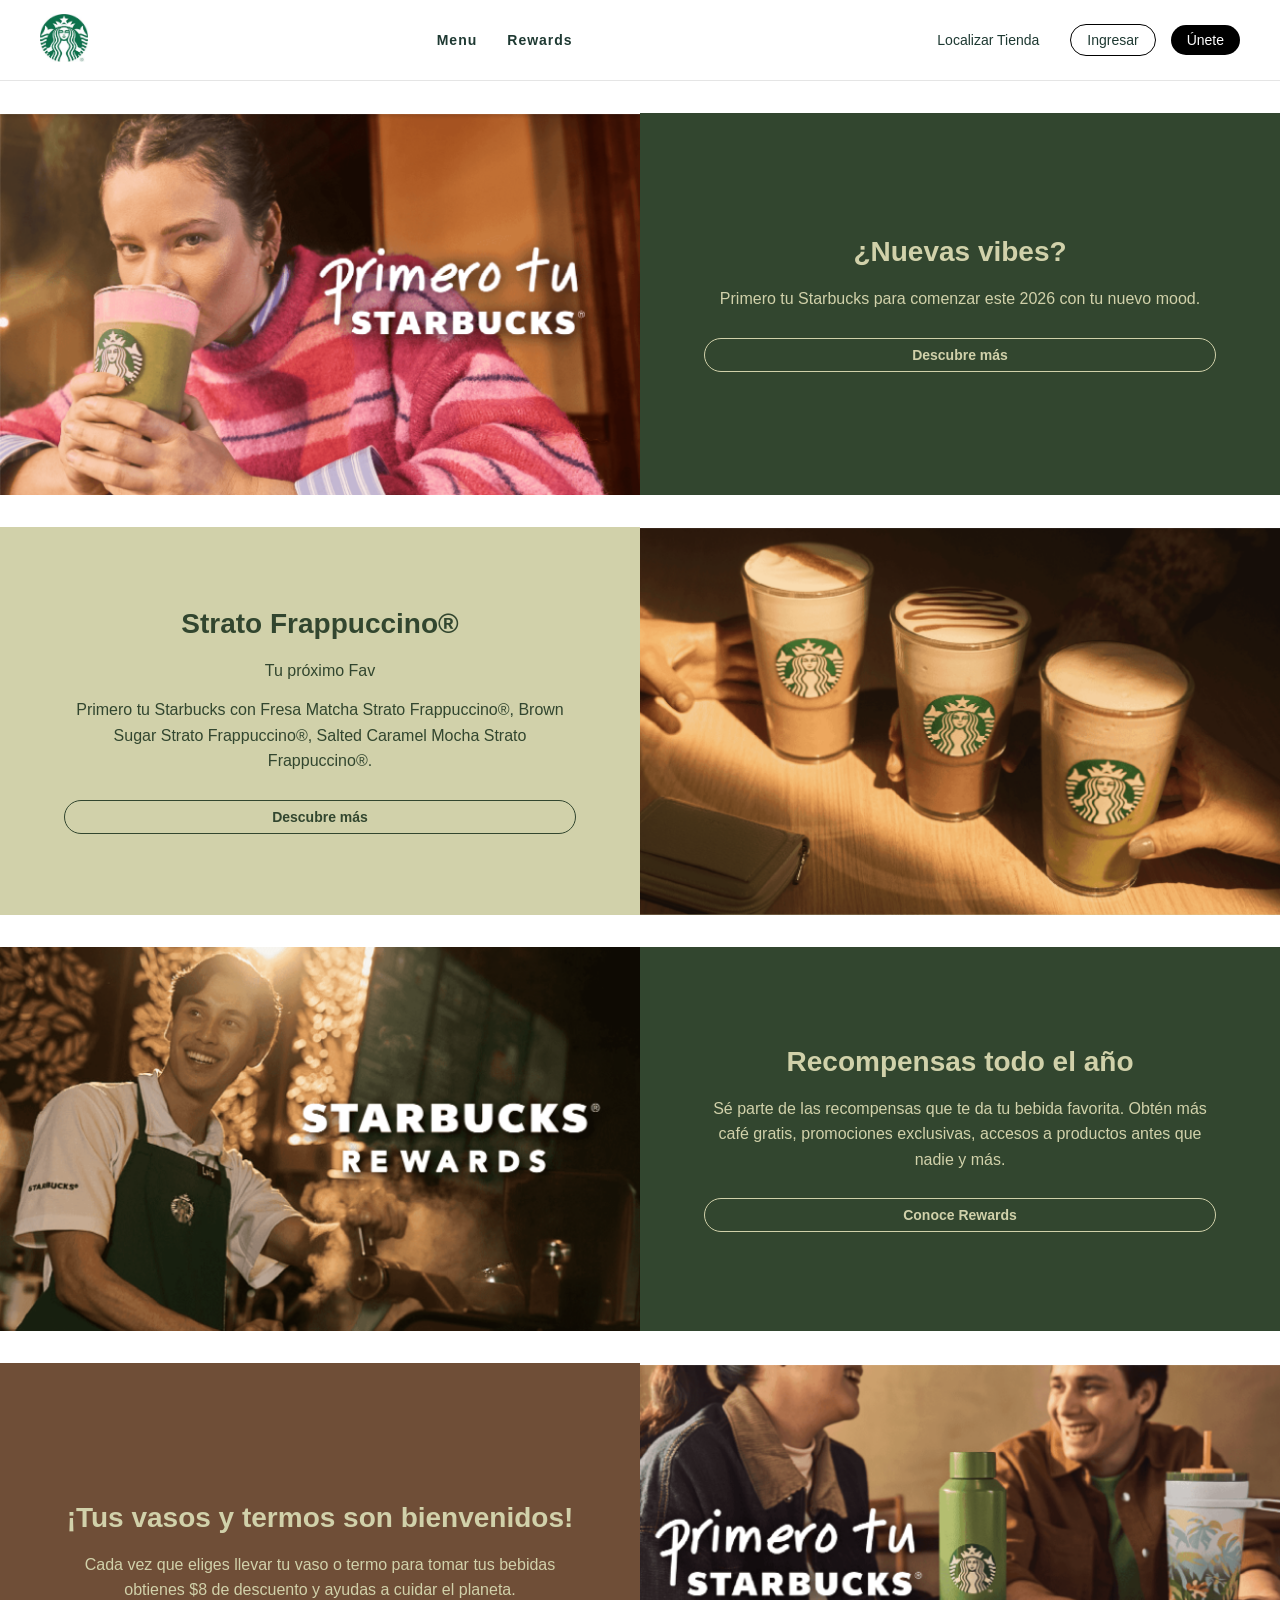
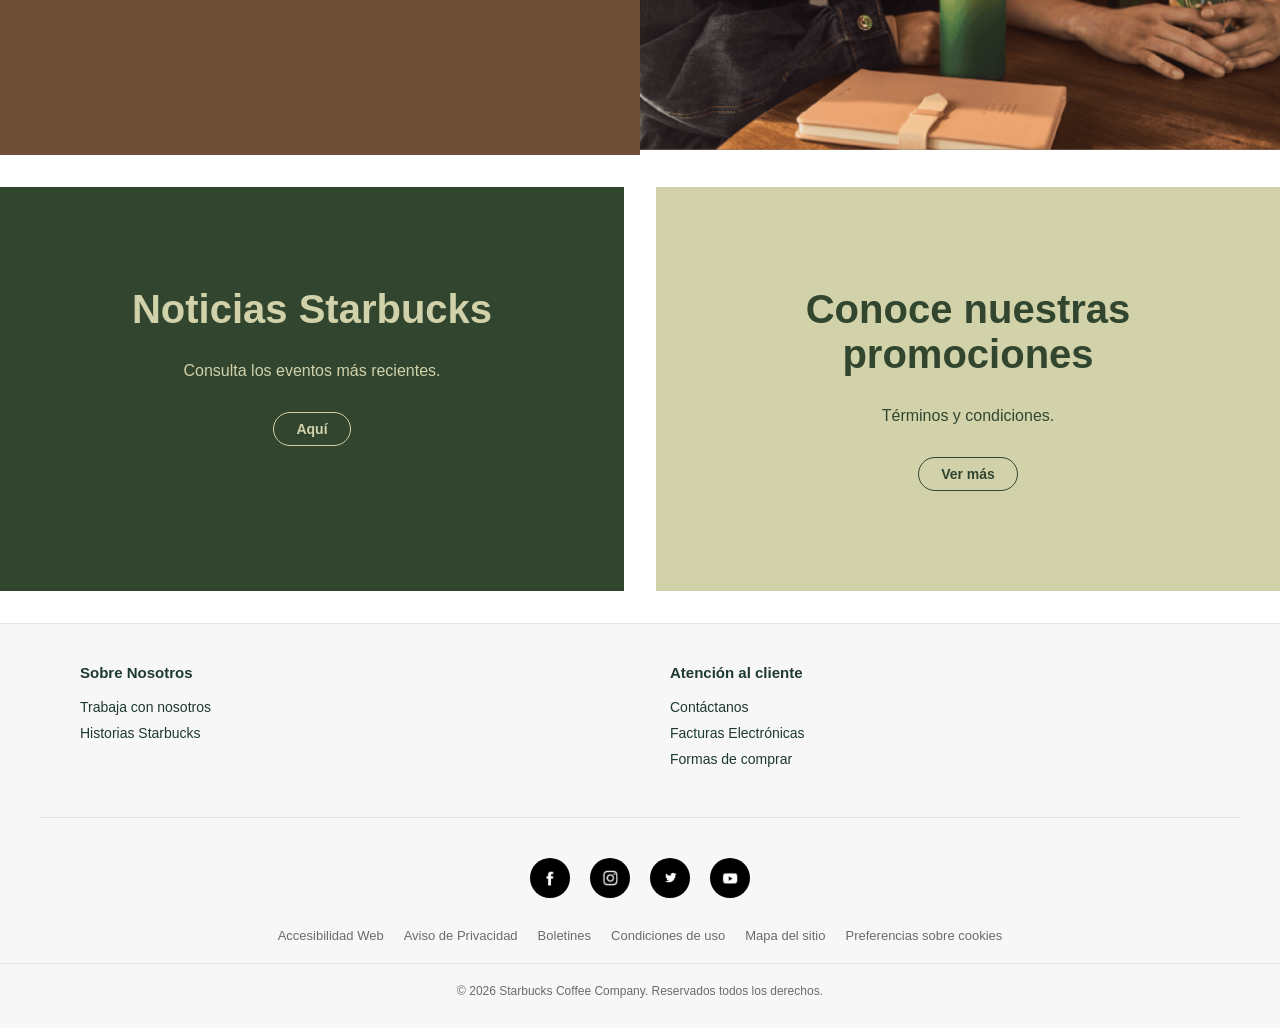
<file: index.html>
<!doctype html>
<html lang="es-MX">
  <head>
    <meta charset="UTF-8" />
    <meta name="viewport" content="width=device-width, initial-scale=1.0" />
    <title>Starbucks México (Clone) - Estructura</title>
    <link rel="stylesheet" href="styles.css" />

    <!--
      Referencia de colores (como guía):
      - Verde Starbucks (brand): #006241 (Pantone 3425 C suele citarse en recursos de marca) :contentReference[oaicite:2]{index=2}
      - Alternativa muy usada en paletas: #00704A :contentReference[oaicite:3]{index=3}
      - Blanco: #FFFFFF | Negro: #000000 :contentReference[oaicite:4]{index=4}
    -->
  </head>

  <body>
    <!-- Accesibilidad -->
    <!-- <a href="#main">Saltar al contenido</a>-->

    <!-- HEADER / NAV -->
    <header class="site-header">
      <div class="header-inner">
       <!-- Logo -->
      <a class="brand" href="index.html" aria-label="Starbucks México - Inicio">
        <img src="img/logo.png" alt="Starbucks México" class="logo">
      </a>

        <!-- Nav principal -->
        <nav class="primary-nav" aria-label="Navegación principal">
          <ul class="nav-list">
            <li class="nav-item"><a href="#menu">Menu</a></li>
            <li class="nav-item"><a href="https://rewards.starbucks.mx/">Rewards</a></li>
          </ul>
        </nav>

        <!-- Acciones (lado derecho) -->
        <div class="header-actions" aria-label="Acciones de usuario">
          <a href="https://www.starbucks.com.mx/stores">Localizar Tienda</a>
          <a href="https://rewards.starbucks.mx/">Ingresar</a>
          <a href="https://rewards.starbucks.mx/">Únete</a>
        </div>

        <!-- Botón menú móvil (si lo quieres implementar después) -->
        <button class="menu-toggle" type="button" aria-label="Abrir menú" aria-expanded="false">
          <span>☰</span>
        </button>
      </div>
    </header>

    <!-- MAIN -->
    <main id="main" class="site-main">
      <!-- SECCIÓN 1: Promo/Hero -->
      <section class="promo promo-hero" aria-labelledby="promo-hero-title">
        <div class="promo-content">
          <h2 id="promo-hero-title">¿Nuevas vibes?</h2>
          <p>Primero tu Starbucks para comenzar este 2026 con tu nuevo mood.</p>
          <a class="promo-cta" href="#">Descubre más</a>
        </div>

        <!-- Imagen del hero (placeholder) -->
        <figure class="promo-media">
          <img src="img/1.PNG" alt="Imagen promocional principal" />
        </figure>
      </section>

      <!-- SECCIÓN 2: Promo producto -->
      <section class="promo promo-product" aria-labelledby="promo-product-title">
        <div class="promo-content">
          <h2 id="promo-product-title">Strato Frappuccino®</h2>
          <p>Tu próximo Fav</p>
          <p>
            Primero tu Starbucks con Fresa Matcha Strato Frappuccino®, Brown Sugar Strato Frappuccino®,
            Salted Caramel Mocha Strato Frappuccino®.
          </p>
          <a class="promo-cta" href="#">Descubre más</a>
        </div>

        <figure class="promo-media">
          <img src="img/2.PNG" alt="Imagen de bebidas Strato Frappuccino" />
        </figure>
      </section>

      <!-- SECCIÓN 3: Rewards -->
      <section class="promo promo-rewards" aria-labelledby="promo-rewards-title">
        <div class="promo-content">
          <h2 id="promo-rewards-title">Recompensas todo el año</h2>
          <p>
            Sé parte de las recompensas que te da tu bebida favorita. Obtén más café gratis, promociones exclusivas,
            accesos a productos antes que nadie y más.
          </p>
          <a class="promo-cta" href="https://rewards.starbucks.mx/">Conoce Rewards</a>
        </div>

        <figure class="promo-media">
          <img src="img/3.PNG" alt="Imagen del programa Starbucks Rewards" />
        </figure>
      </section>

      <!-- SECCIÓN 4: Sustentabilidad / vasos -->
      <section class="promo promo-cups" aria-labelledby="promo-cups-title">
        <div class="promo-content">
          <h2 id="promo-cups-title">¡Tus vasos y termos son bienvenidos!</h2>
          <p>
            Cada vez que eliges llevar tu vaso o termo para tomar tus bebidas obtienes $8 de descuento y ayudas a cuidar
            el planeta.
          </p>
        </div>

        <figure class="promo-media">
          <img src="img/4.PNG" alt="Imagen de vasos y termos reutilizables" />
        </figure>
      </section>

      <!-- SECCIÓN 5: Eventos + T&C (bloque simple) -->
      <section class="promo-grid">

        <div class="promo-box promo-news">
          <h2>Noticias Starbucks</h2>
          <p>Consulta los eventos más recientes.</p>
          <a href="#" class="promo-cta">Aquí</a>
        </div>

        <div class="promo-box promo-terms">
          <h2>Conoce nuestras promociones</h2>
          <p>Términos y condiciones.</p>
          <a href="#" class="promo-cta">Ver más</a>
        </div>
      </section>
    </main>

    <!-- FOOTER -->
    <footer class="site-footer">

      <div class="footer-top">
        <div class="footer-columns">

          <div class="footer-col">
            <h4>Sobre Nosotros</h4>
            <ul>
              <li><a href="#">Trabaja con nosotros</a></li>
              <li><a href="#">Historias Starbucks</a></li>
            </ul>
          </div>

          <div class="footer-col">
            <h4>Atención al cliente</h4>
            <ul>
              <li><a href="#">Contáctanos</a></li>
              <li><a href="#">Facturas Electrónicas</a></li>
              <li><a href="#">Formas de comprar</a></li>
            </ul>
          </div>

        </div>
      </div>

      <div class="footer-divider"></div>

      <div class="footer-social">
        <a href="#" ><img src="img/face.png" ></a>
        <a href="#"><img src="img/insta.png" ></a>
        <a href="#"><img src="img/twi.png" ></a>
        <a href="#"><img src="img/you.png" ></a>
      </div>

      <div class="footer-legal">
        <a href="#">Accesibilidad Web</a>
        <a href="#">Aviso de Privacidad</a>
        <a href="#">Boletines</a>
        <a href="#">Condiciones de uso</a>
        <a href="#">Mapa del sitio</a>
        <a href="#">Preferencias sobre cookies</a>
      </div>

      <div class="footer-bottom">
        © 2026 Starbucks Coffee Company. Reservados todos los derechos.
      </div>

    </footer>
  </body>
</html>
</file>
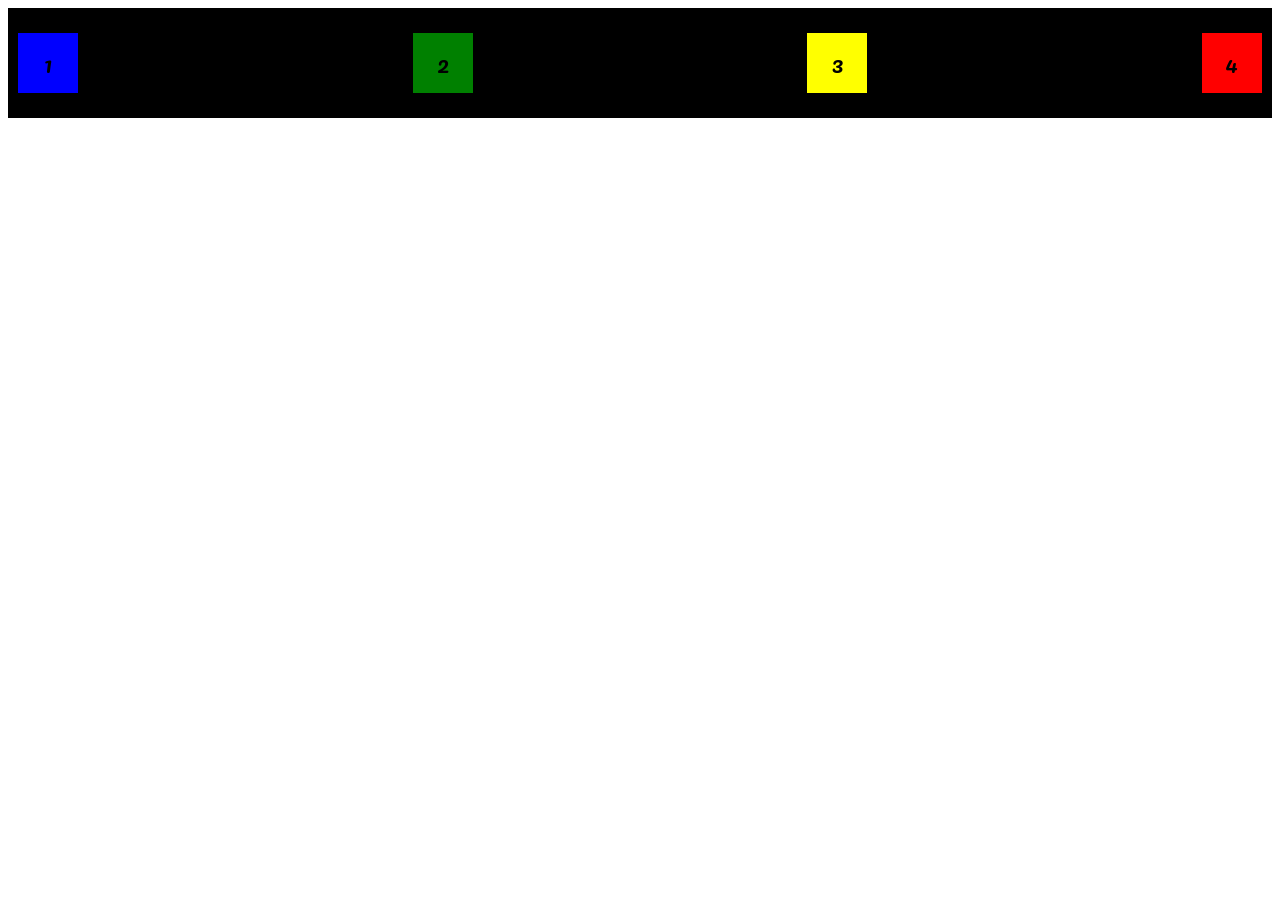
<file: flex.html>
<!DOCTYPE html>
<html lang="en">
<head>
    <meta charset="UTF-8">
    <meta name="viewport" content="width=device-width, initial-scale=1.0">
    <title>Document</title>
    <link rel="stylesheet" href="estilo.css">
    <link rel="preconnect" href="https://fonts.googleapis.com">
    <link rel="preconnect" href="https://fonts.gstatic.com" crossorigin>
    <link href="https://fonts.googleapis.com/css2?family=Bitcount+Grid+Double:wght@100..900&family=Pacifico&display=swap" rel="stylesheet">
</head>
<body>
    <div class="container">
        <div class="caja1">
            <p>1 </p>
        </div>
        <div class="caja2">
            <p>2 </p>
        </div>
        <div class="caja3">
            <p>3 </p>
        </div>
        <div class="caja4">
            <p>4 </p>
        </div>
    </div>
</body>

</html>
</file>
<file: styles.css>
* {
  margin: 0;
  padding: 0;
  box-sizing: border-box;
}

body {
  font-family: Helvetica, Arial, sans-serif;
  background: #ffffff;
  color: #1e3932;
}

a {
  text-decoration: none;
  color: inherit;
}


.site-header {
  background: #ffffff;
  border-bottom: 1px solid #e5e5e5;
}

.header-inner {
  max-width: 1440px;
  margin: auto;
  padding: 14px 40px;
  display: flex;
  align-items: center;
  justify-content: space-between;
}

.logo {
  width: 48px;
}

.primary-nav .nav-list {
  display: flex;
  list-style: none;
  gap: 30px;
}

.nav-item a {
  font-size: 14px;
  font-weight: 700;
  letter-spacing: 1px;
}

.header-actions {
  display: flex;
  align-items: center;
  gap: 15px;
  font-size: 14px;
}

.header-actions a {
  padding: 7px 16px;
  border-radius: 50px;
}

.header-actions a:nth-child(2) {
  border: 1px solid #000;
}

.header-actions a:nth-child(3) {
  background: #000;
  color: #fff;
}

.menu-toggle {
  display: none;
}


.promo {
  max-width: 1440px;
  margin: 32px auto;
  display: grid;
  grid-template-columns: 1fr 1fr;
  min-height: auto;
}


.promo-content {
  display: flex;
  flex-direction: column;
  justify-content: center;
  padding: 64px;
  text-align: center;
}

.promo-content h2 {
  font-size: 28px;
  font-weight: 700;
  margin-bottom: 18px;
  
}

.promo-content p {
  font-size: 16px;
  margin-bottom: 14px;
  line-height: 1.6;
}

.promo-cta {
  margin-top: 12px;
  display: inline-block;
  padding: 8px 22px;
  border-radius: 50px;
  border: 1px solid currentColor;
  font-size: 14px;
  font-weight: 600;
}


.promo-media img {
  width: 100%;
  height: 100%;
  object-fit: cover;
  object-position: center top; 
}


.promo-hero .promo-media {
  order: 1;
}

.promo-hero .promo-content {
  order: 2;
  background: #32462f;
  color: #d1d1aa;
}

.promo-product .promo-content {
  background: #d1d1aa;
  color: #32462f;
}

.promo-rewards .promo-media {
  order: 1;
}

.promo-rewards .promo-content {
  order: 2;
   background: #32462f;
  color: #d1d1aa;
}


.promo-cups .promo-content {
  background: #6f4e37;
  color: #d1d1aa;
}


.info-strip {
  max-width: 1440px;
  margin: 32px auto;
  padding: 64px;
  text-align: center;
  background: #ffffff;
}

.info-strip a {
  color: #006241;
  font-weight: 600;
}


.site-footer {
  background: #ffffff;
  border-top: 1px solid #e5e5e5;
}

.footer-inner {
  max-width: 1440px;
  margin: auto;
  padding: 56px 40px;
  display: grid;
  grid-template-columns: repeat(4, 1fr);
  gap: 40px;
}

.footer-col h3 {
  font-size: 15px;
  margin-bottom: 16px;
}

.footer-col ul {
  list-style: none;
}

.footer-col li {
  font-size: 14px;
  margin-bottom: 10px;
}

.footer-bottom {
  text-align: center;
  font-size: 12px;
  padding: 20px;
  border-top: 1px solid #e5e5e5;
}


@media (max-width: 768px) {

  .primary-nav,
  .header-actions {
    display: none;
  }

  .menu-toggle {
    display: block;
    background: none;
    border: none;
    font-size: 24px;
  }

  .promo {
    display: flex;
    flex-direction: column;
    margin: 0;
  }

  .promo-media {
    order: 1 !important;
  }

  .promo-content {
    order: 2 !important;
    padding: 40px 24px;
  }

  .promo-content h2 {
    font-size: 22px;
  }

  .promo-content p {
    font-size: 15px;
  }

  .footer-inner {
    grid-template-columns: 1fr 1fr;
  }

  .promo-grid {
    grid-template-columns: 1fr;
    gap: 0;
  }

  .promo-box {
    padding: 60px 24px;
  }

}

@media (max-width: 500px) {
  .footer-inner {
    grid-template-columns: 1fr;
  }
}




.promo-grid {
  max-width: 1440px;
  margin: 32px auto;
  display: grid;
  grid-template-columns: 1fr 1fr;
  gap: 32px;
}

.promo-box {
  padding: 100px 60px;
  text-align: center;
}

.promo-box h2 {
  font-size: 40px;
  font-weight: 700;
  margin-bottom: 30px;
}

.promo-box p {
  font-size: 16px;
  margin-bottom: 20px;
}


.promo-news {
  background: #32462f;
  color: #d1d1aa;
}

.promo-terms {
  background: #d1d1aa;
  color: #32462f;
}



.site-footer {
  background: #f7f7f7;
  padding-top: 40px;
  font-size: 14px;
  color: #1e3932;
}

.footer-top {
  max-width: 1200px;
  margin: auto;
  padding: 0 40px;
}

.footer-columns {
  display: grid;
  grid-template-columns: repeat(2, 1fr);
  gap: 60px;
}

.footer-col h4 {
  font-size: 15px;
  font-weight: 700;
  margin-bottom: 18px;
}

.footer-col ul {
  list-style: none;
}

.footer-col li {
  margin-bottom: 10px;
}

.footer-col a {
  color: #1e3932;
  font-weight: 400;
}

.footer-divider {
  height: 1px;
  background: #e5e5e5;
  margin: 40px auto;
  max-width: 1200px;
}

.footer-social {
  display: flex;
  justify-content: center;
  gap: 20px;
  margin-bottom: 30px;
}

.footer-social a {
  width: 40px;
  height: 40px;
  border-radius: 50%;
  background: #000;
  color: #fff;
  display: flex;
  align-items: center;
  justify-content: center;
  font-size: 14px;
}

.footer-legal {
  text-align: center;
  max-width: 900px;
  margin: 0 auto 20px;
  display: flex;
  flex-wrap: wrap;
  justify-content: center;
  gap: 20px;
  font-size: 13px;
}

.footer-legal a {
  color: #6b6b6b;
}

.footer-bottom {
  text-align: center;
  font-size: 12px;
  color: #6b6b6b;
  padding-bottom: 30px;
}
.footer-social {
  display: flex;
  justify-content: center;
  gap: 20px;
  margin: 30px 0;
}

.footer-social a {
  width: 40px;
  height: 40px;
  background: #000;
  border-radius: 50%;
  display: flex;
  align-items: center;
  justify-content: center;
}

.footer-social img {
  width: 18px;
  height: 18px;
  object-fit: contain;

}
</file>
<file: estilo.css>
.container{
    display: flex; 
    justify-content: space-between; 
    align-items: center; 
    background-color: black;
    padding: 10px;
    height: 90px; 

}

.container div{
    width: 60px;
    height: 60px;
    display: flex;
    justify-content: center;
    align-items: center;
    font-size: 22px;
    font-family: "Pacifico", cursive;
    
}

/* colores de cada caja */
.caja1{
    background-color: blue;
}

.caja2{
    background-color: green;
}

.caja3{
    background-color: yellow;
}

.caja4{
    background-color: red;

}
</file>
